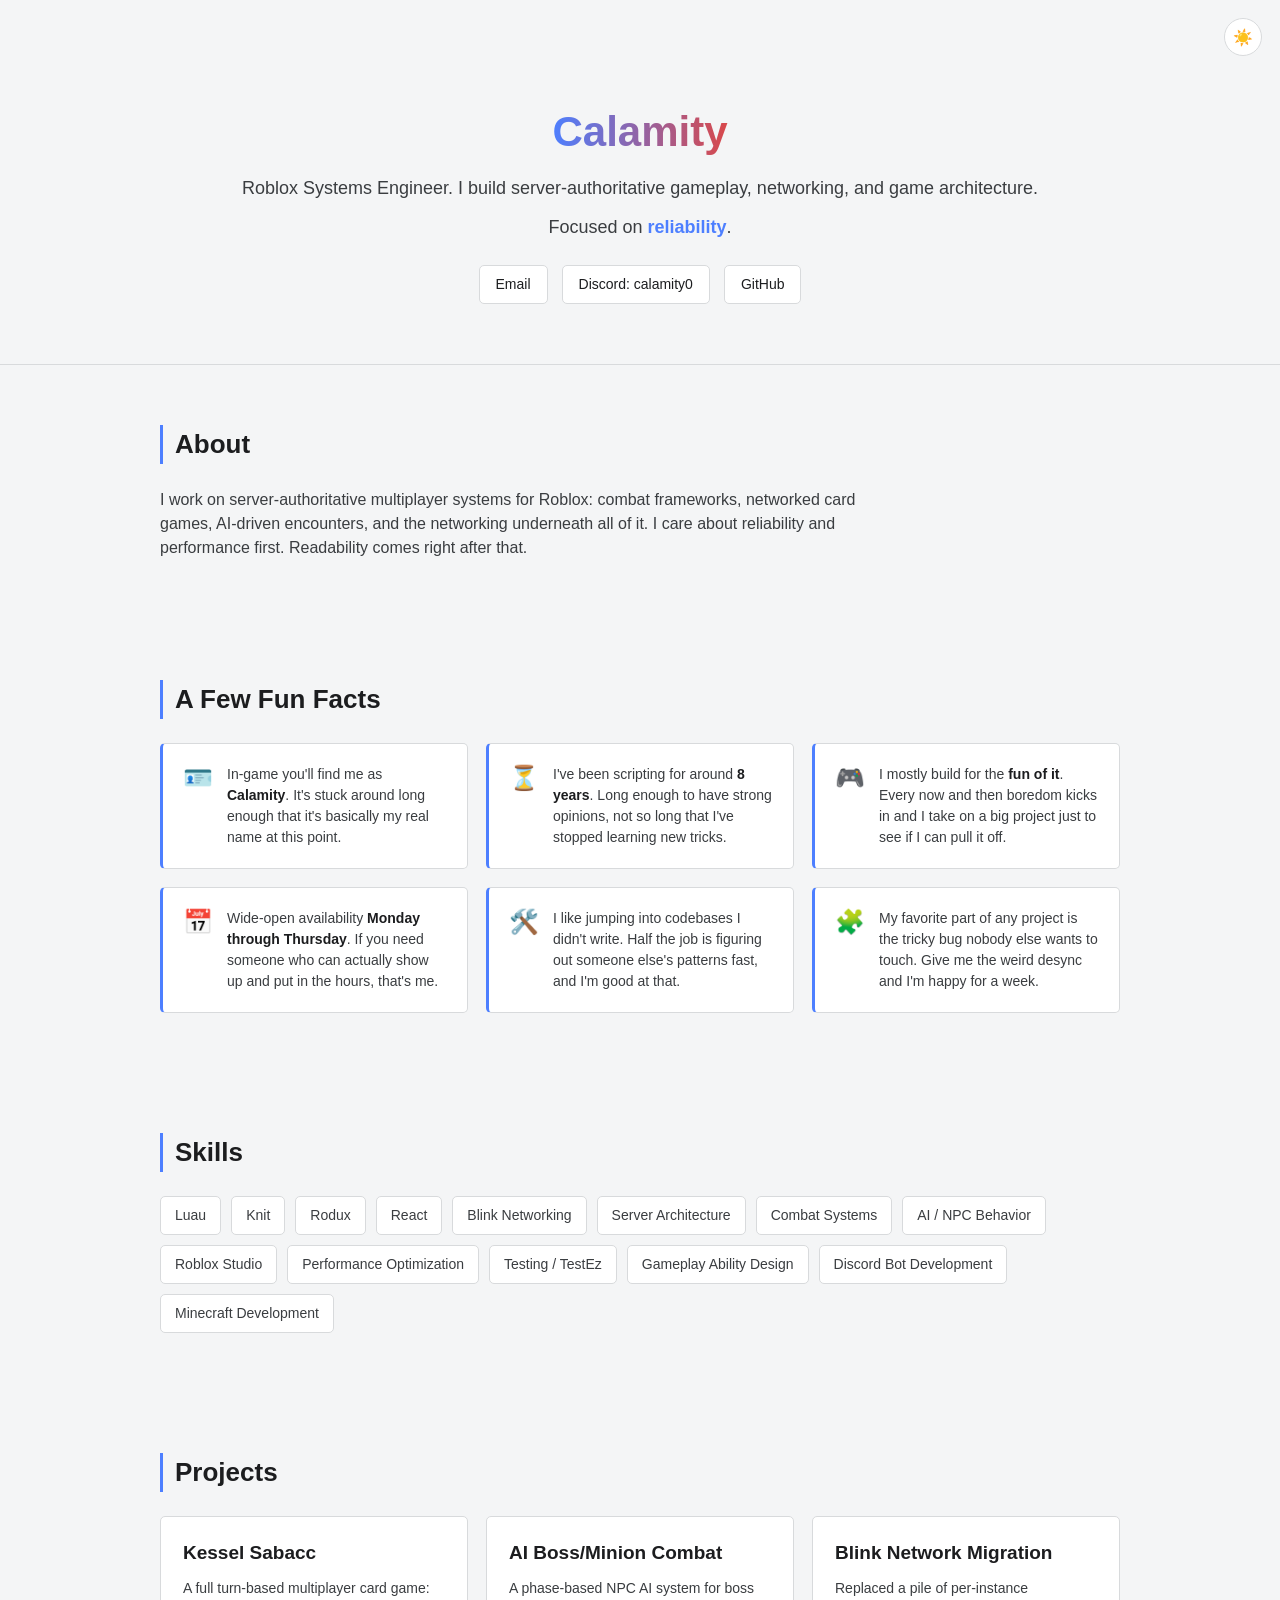
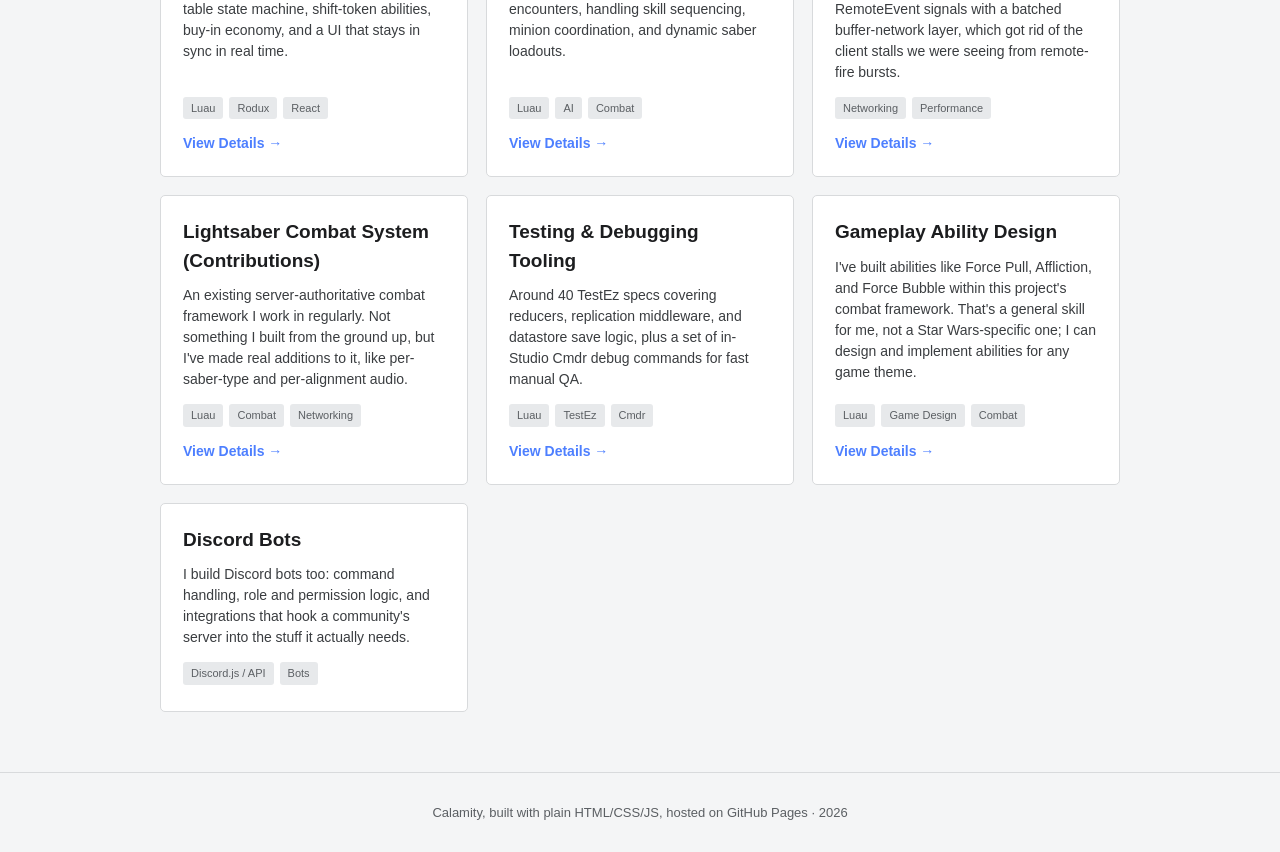
<file: index.html>
<!DOCTYPE html>
<html lang="en">
<head>
	<meta charset="UTF-8" />
	<meta name="viewport" content="width=device-width, initial-scale=1.0" />
	<title>Calamity - Roblox Systems Engineer</title>
	<link rel="stylesheet" href="style.css" />
</head>
<body>

	<button id="themeToggle" class="theme-toggle" type="button" aria-label="Toggle light/dark theme" title="Toggle theme">
		<span class="theme-icon">🌙</span>
	</button>

	<section class="hero">
		<div class="container">
			<h1><span>Calamity</span></h1>
			<p>Roblox Systems Engineer. I build server-authoritative gameplay, networking, and game architecture.</p>
			<p class="hero-rotator">Focused on <span id="rotator">reliability</span>.</p>
			<div class="contact-links">
				<a href="mailto:calamitytjo@gmail.com" data-copy="calamitytjo@gmail.com">Email</a>
				<a href="https://discord.com/users/calamity0" data-copy="calamity0" target="_blank" rel="noopener">Discord: calamity0</a>
				<a href="https://github.com/CalamityTJO" target="_blank" rel="noopener">GitHub</a>
			</div>
		</div>
	</section>

	<section class="about reveal">
		<div class="container">
			<h2>About</h2>
			<p>
				I work on server-authoritative multiplayer systems for Roblox: combat frameworks, networked card
				games, AI-driven encounters, and the networking underneath all of it. I care about reliability and
				performance first. Readability comes right after that.
			</p>
		</div>
	</section>

	<section class="fun-facts reveal">
		<div class="container">
			<h2>A Few Fun Facts</h2>
			<div class="facts-grid">
				<div class="fact-card">
					<span class="fact-icon">🪪</span>
					<p>In-game you'll find me as <strong>Calamity</strong>. It's stuck around long enough that it's basically my real name at this point.</p>
				</div>
				<div class="fact-card">
					<span class="fact-icon">⏳</span>
					<p>I've been scripting for around <strong>8 years</strong>. Long enough to have strong opinions, not so long that I've stopped learning new tricks.</p>
				</div>
				<div class="fact-card">
					<span class="fact-icon">🎮</span>
					<p>I mostly build for the <strong>fun of it</strong>. Every now and then boredom kicks in and I take on a big project just to see if I can pull it off.</p>
				</div>
				<div class="fact-card">
					<span class="fact-icon">📅</span>
					<p>Wide-open availability <strong>Monday through Thursday</strong>. If you need someone who can actually show up and put in the hours, that's me.</p>
				</div>
				<div class="fact-card">
					<span class="fact-icon">🛠️</span>
					<p>I like jumping into codebases I didn't write. Half the job is figuring out someone else's patterns fast, and I'm good at that.</p>
				</div>
				<div class="fact-card">
					<span class="fact-icon">🧩</span>
					<p>My favorite part of any project is the tricky bug nobody else wants to touch. Give me the weird desync and I'm happy for a week.</p>
				</div>
			</div>
		</div>
	</section>

	<section class="skills reveal">
		<div class="container">
			<h2>Skills</h2>
			<div class="skills-grid">
				<span class="skill-tag">Luau</span>
				<span class="skill-tag">Knit</span>
				<span class="skill-tag">Rodux</span>
				<span class="skill-tag">React</span>
				<span class="skill-tag">Blink Networking</span>
				<span class="skill-tag">Server Architecture</span>
				<span class="skill-tag">Combat Systems</span>
				<span class="skill-tag">AI / NPC Behavior</span>
				<span class="skill-tag">Roblox Studio</span>
				<span class="skill-tag">Performance Optimization</span>
				<span class="skill-tag">Testing / TestEz</span>
				<span class="skill-tag">Gameplay Ability Design</span>
				<span class="skill-tag">Discord Bot Development</span>
				<span class="skill-tag">Minecraft Development</span>
			</div>
		</div>
	</section>

	<section class="projects reveal">
		<div class="container">
			<h2>Projects</h2>
			<div class="projects-grid">

				<div class="project-card">
					<h3>Kessel Sabacc</h3>
					<p>A full turn-based multiplayer card game: table state machine, shift-token abilities, buy-in economy, and a UI that stays in sync in real time.</p>
					<div class="tags"><span>Luau</span><span>Rodux</span><span>React</span></div>
					<a class="view-link" href="projects/sabacc.html">View Details →</a>
				</div>

				<div class="project-card">
					<h3>AI Boss/Minion Combat</h3>
					<p>A phase-based NPC AI system for boss encounters, handling skill sequencing, minion coordination, and dynamic saber loadouts.</p>
					<div class="tags"><span>Luau</span><span>AI</span><span>Combat</span></div>
					<a class="view-link" href="projects/boss-ai.html">View Details →</a>
				</div>

				<div class="project-card">
					<h3>Blink Network Migration</h3>
					<p>Replaced a pile of per-instance RemoteEvent signals with a batched buffer-network layer, which got rid of the client stalls we were seeing from remote-fire bursts.</p>
					<div class="tags"><span>Networking</span><span>Performance</span></div>
					<a class="view-link" href="projects/blink-migration.html">View Details →</a>
				</div>

				<div class="project-card">
					<h3>Lightsaber Combat System (Contributions)</h3>
					<p>An existing server-authoritative combat framework I work in regularly. Not something I built from the ground up, but I've made real additions to it, like per-saber-type and per-alignment audio.</p>
					<div class="tags"><span>Luau</span><span>Combat</span><span>Networking</span></div>
					<a class="view-link" href="projects/lightsaber-combat.html">View Details →</a>
				</div>

				<div class="project-card">
					<h3>Testing &amp; Debugging Tooling</h3>
					<p>Around 40 TestEz specs covering reducers, replication middleware, and datastore save logic, plus a set of in-Studio Cmdr debug commands for fast manual QA.</p>
					<div class="tags"><span>Luau</span><span>TestEz</span><span>Cmdr</span></div>
					<a class="view-link" href="projects/testing-debugging.html">View Details →</a>
				</div>

				<div class="project-card">
					<h3>Gameplay Ability Design</h3>
					<p>I've built abilities like Force Pull, Affliction, and Force Bubble within this project's combat framework. That's a general skill for me, not a Star Wars-specific one; I can design and implement abilities for any game theme.</p>
					<div class="tags"><span>Luau</span><span>Game Design</span><span>Combat</span></div>
					<a class="view-link" href="projects/ability-design.html">View Details →</a>
				</div>

				<div class="project-card">
					<h3>Discord Bots</h3>
					<p>I build Discord bots too: command handling, role and permission logic, and integrations that hook a community's server into the stuff it actually needs.</p>
					<div class="tags"><span>Discord.js / API</span><span>Bots</span></div>
				</div>

			</div>
		</div>
	</section>

	<footer>
		<div class="container">
			Calamity, built with plain HTML/CSS/JS, hosted on GitHub Pages
		</div>
	</footer>

	<button id="backToTop" class="back-to-top" type="button" aria-label="Back to top">↑</button>
	<div id="toast" class="toast" role="status" aria-live="polite"></div>

	<script src="main.js"></script>
</body>
</html>
</file>
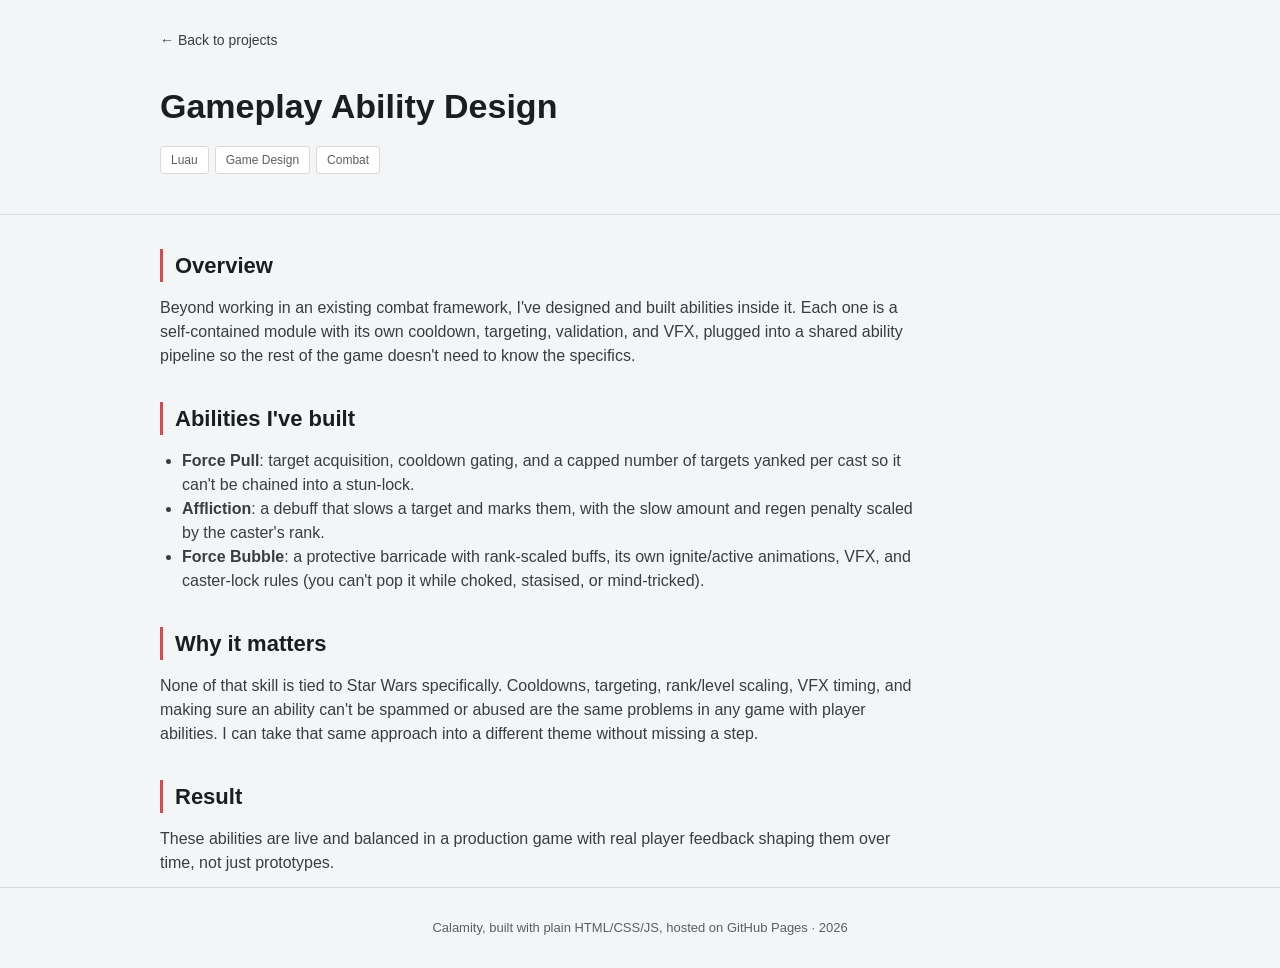
<file: projects/ability-design.html>
<!DOCTYPE html>
<html lang="en">
<head>
	<meta charset="UTF-8" />
	<meta name="viewport" content="width=device-width, initial-scale=1.0" />
	<title>Gameplay Ability Design - Calamity</title>
	<link rel="stylesheet" href="../style.css" />
</head>
<body>
	<div class="container">
		<a class="back-link" href="../index.html">← Back to projects</a>
	</div>

	<div class="project-header">
		<div class="container">
			<h1>Gameplay Ability Design</h1>
			<div class="tags"><span>Luau</span><span>Game Design</span><span>Combat</span></div>
		</div>
	</div>

	<div class="container project-body">
		<h2>Overview</h2>
		<p>
			Beyond working in an existing combat framework, I've designed and built abilities inside it. Each one
			is a self-contained module with its own cooldown, targeting, validation, and VFX, plugged into a
			shared ability pipeline so the rest of the game doesn't need to know the specifics.
		</p>

		<h2>Abilities I've built</h2>
		<ul>
			<li><strong>Force Pull</strong>: target acquisition, cooldown gating, and a capped number of targets yanked per cast so it can't be chained into a stun-lock.</li>
			<li><strong>Affliction</strong>: a debuff that slows a target and marks them, with the slow amount and regen penalty scaled by the caster's rank.</li>
			<li><strong>Force Bubble</strong>: a protective barricade with rank-scaled buffs, its own ignite/active animations, VFX, and caster-lock rules (you can't pop it while choked, stasised, or mind-tricked).</li>
		</ul>

		<h2>Why it matters</h2>
		<p>
			None of that skill is tied to Star Wars specifically. Cooldowns, targeting, rank/level scaling, VFX
			timing, and making sure an ability can't be spammed or abused are the same problems in any game with
			player abilities. I can take that same approach into a different theme without missing a step.
		</p>

		<h2>Result</h2>
		<p>
			These abilities are live and balanced in a production game with real player feedback shaping them
			over time, not just prototypes.
		</p>
	</div>

	<footer>
		<div class="container">Calamity, built with plain HTML/CSS/JS, hosted on GitHub Pages</div>
	</footer>

	<button id="backToTop" class="back-to-top" type="button" aria-label="Back to top">↑</button>
	<div id="toast" class="toast" role="status" aria-live="polite"></div>

	<script src="../main.js"></script>
</body>
</html>
</file>
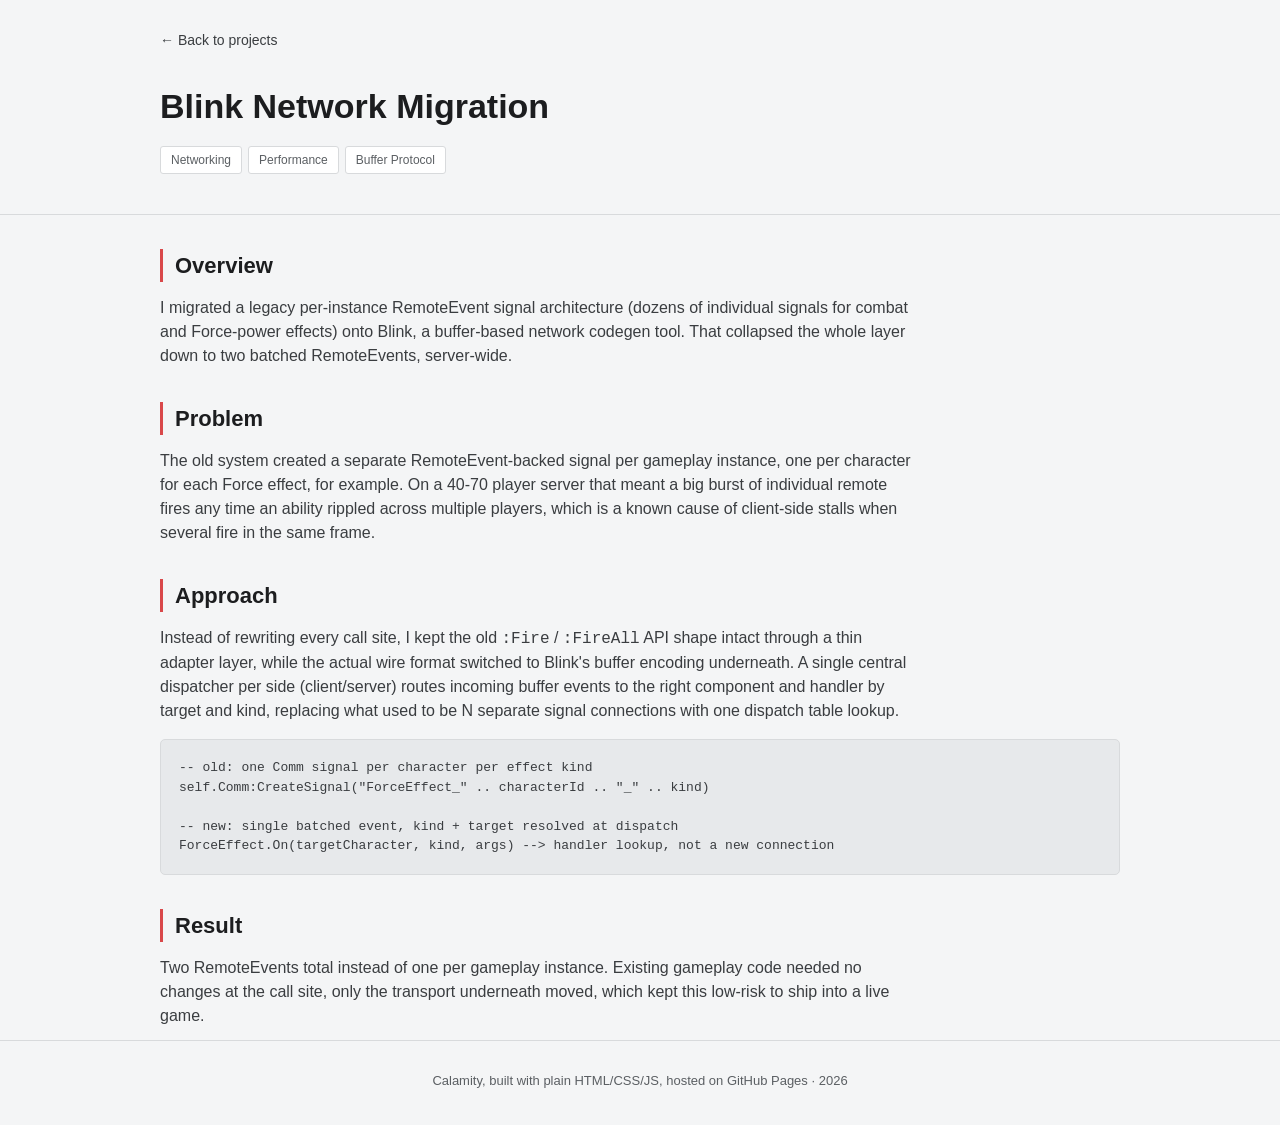
<file: projects/blink-migration.html>
<!DOCTYPE html>
<html lang="en">
<head>
	<meta charset="UTF-8" />
	<meta name="viewport" content="width=device-width, initial-scale=1.0" />
	<title>Blink Network Migration - Calamity</title>
	<link rel="stylesheet" href="../style.css" />
</head>
<body>
	<div class="container">
		<a class="back-link" href="../index.html">← Back to projects</a>
	</div>

	<div class="project-header">
		<div class="container">
			<h1>Blink Network Migration</h1>
			<div class="tags"><span>Networking</span><span>Performance</span><span>Buffer Protocol</span></div>
		</div>
	</div>

	<div class="container project-body">
		<h2>Overview</h2>
		<p>
			I migrated a legacy per-instance RemoteEvent signal architecture (dozens of individual signals for
			combat and Force-power effects) onto Blink, a buffer-based network codegen tool. That collapsed the
			whole layer down to two batched RemoteEvents, server-wide.
		</p>

		<h2>Problem</h2>
		<p>
			The old system created a separate RemoteEvent-backed signal per gameplay instance, one per character for
			each Force effect, for example. On a 40-70 player server that meant a big burst of individual remote
			fires any time an ability rippled across multiple players, which is a known cause of client-side stalls
			when several fire in the same frame.
		</p>

		<h2>Approach</h2>
		<p>
			Instead of rewriting every call site, I kept the old <code>:Fire</code> / <code>:FireAll</code> API
			shape intact through a thin adapter layer, while the actual wire format switched to Blink's buffer
			encoding underneath. A single central dispatcher per side (client/server) routes incoming buffer events
			to the right component and handler by target and kind, replacing what used to be N separate signal
			connections with one dispatch table lookup.
		</p>
		<pre><code>-- old: one Comm signal per character per effect kind
self.Comm:CreateSignal("ForceEffect_" .. characterId .. "_" .. kind)

-- new: single batched event, kind + target resolved at dispatch
ForceEffect.On(targetCharacter, kind, args) --> handler lookup, not a new connection</code></pre>

		<h2>Result</h2>
		<p>
			Two RemoteEvents total instead of one per gameplay instance. Existing gameplay code needed no changes at
			the call site, only the transport underneath moved, which kept this low-risk to ship into a live game.
		</p>
	</div>

	<footer>
		<div class="container">Calamity, built with plain HTML/CSS/JS, hosted on GitHub Pages</div>
	</footer>

	<button id="backToTop" class="back-to-top" type="button" aria-label="Back to top">↑</button>
	<div id="toast" class="toast" role="status" aria-live="polite"></div>

	<script src="../main.js"></script>
</body>
</html>
</file>
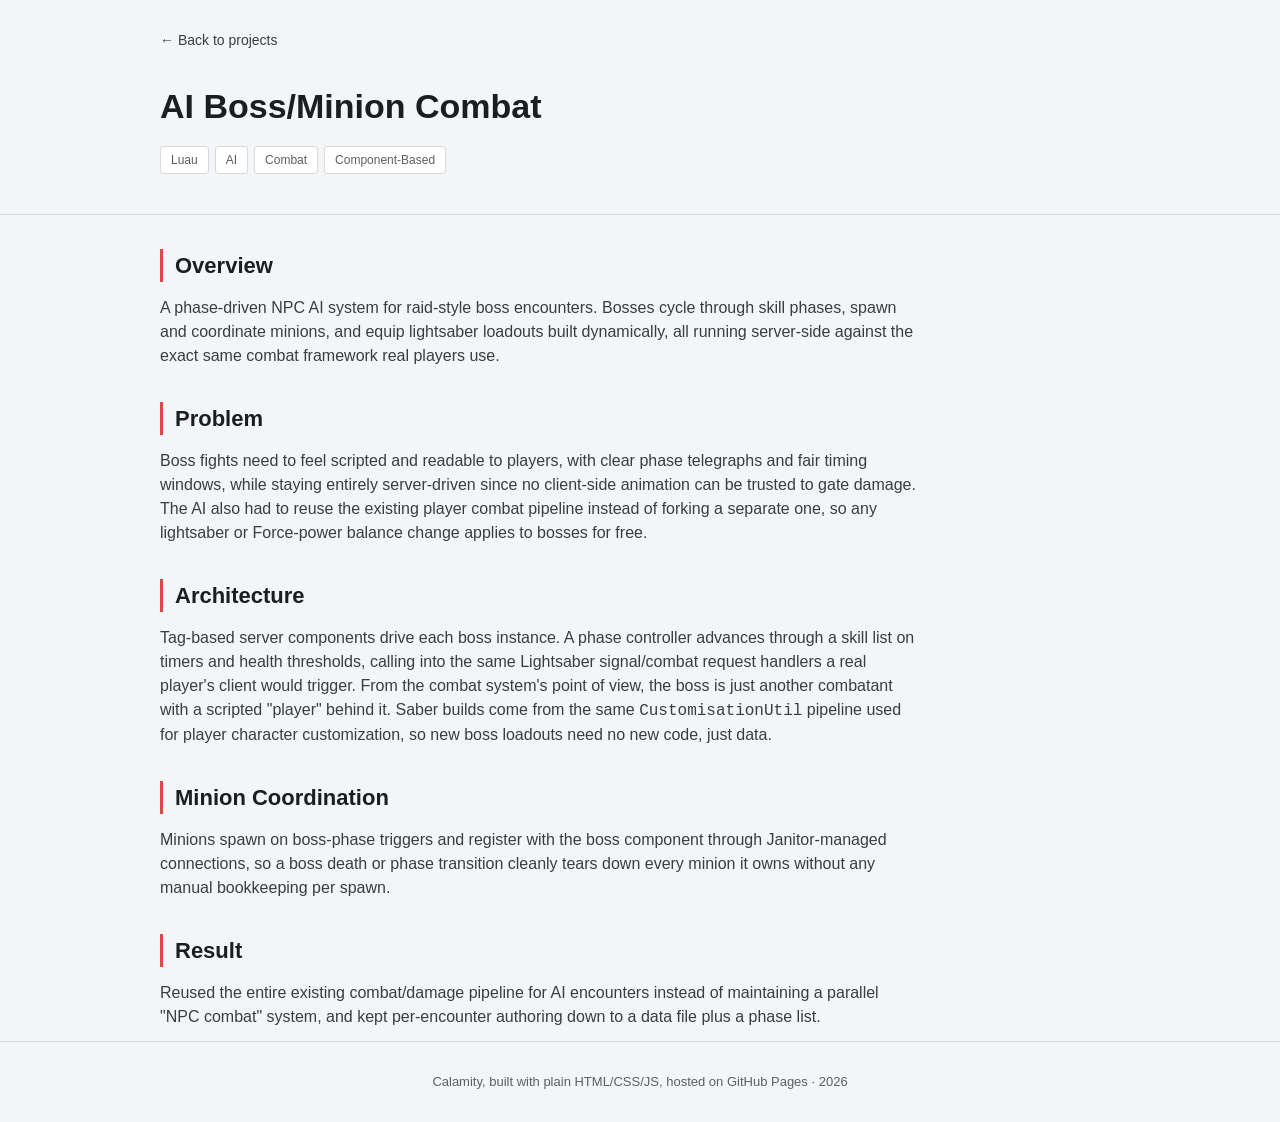
<file: projects/boss-ai.html>
<!DOCTYPE html>
<html lang="en">
<head>
	<meta charset="UTF-8" />
	<meta name="viewport" content="width=device-width, initial-scale=1.0" />
	<title>AI Boss/Minion Combat - Calamity</title>
	<link rel="stylesheet" href="../style.css" />
</head>
<body>
	<div class="container">
		<a class="back-link" href="../index.html">← Back to projects</a>
	</div>

	<div class="project-header">
		<div class="container">
			<h1>AI Boss/Minion Combat</h1>
			<div class="tags"><span>Luau</span><span>AI</span><span>Combat</span><span>Component-Based</span></div>
		</div>
	</div>

	<div class="container project-body">
		<h2>Overview</h2>
		<p>
			A phase-driven NPC AI system for raid-style boss encounters. Bosses cycle through skill phases, spawn
			and coordinate minions, and equip lightsaber loadouts built dynamically, all running server-side against
			the exact same combat framework real players use.
		</p>

		<h2>Problem</h2>
		<p>
			Boss fights need to feel scripted and readable to players, with clear phase telegraphs and fair timing
			windows, while staying entirely server-driven since no client-side animation can be trusted to gate
			damage. The AI also had to reuse the existing player combat pipeline instead of forking a separate one,
			so any lightsaber or Force-power balance change applies to bosses for free.
		</p>

		<h2>Architecture</h2>
		<p>
			Tag-based server components drive each boss instance. A phase controller advances through a skill list
			on timers and health thresholds, calling into the same Lightsaber signal/combat request handlers a real
			player's client would trigger. From the combat system's point of view, the boss is just another
			combatant with a scripted "player" behind it. Saber builds come from the same
			<code>CustomisationUtil</code> pipeline used for player character customization, so new boss loadouts
			need no new code, just data.
		</p>

		<h2>Minion Coordination</h2>
		<p>
			Minions spawn on boss-phase triggers and register with the boss component through Janitor-managed
			connections, so a boss death or phase transition cleanly tears down every minion it owns without any
			manual bookkeeping per spawn.
		</p>

		<h2>Result</h2>
		<p>
			Reused the entire existing combat/damage pipeline for AI encounters instead of maintaining a parallel
			"NPC combat" system, and kept per-encounter authoring down to a data file plus a phase list.
		</p>
	</div>

	<footer>
		<div class="container">Calamity, built with plain HTML/CSS/JS, hosted on GitHub Pages</div>
	</footer>

	<button id="backToTop" class="back-to-top" type="button" aria-label="Back to top">↑</button>
	<div id="toast" class="toast" role="status" aria-live="polite"></div>

	<script src="../main.js"></script>
</body>
</html>
</file>
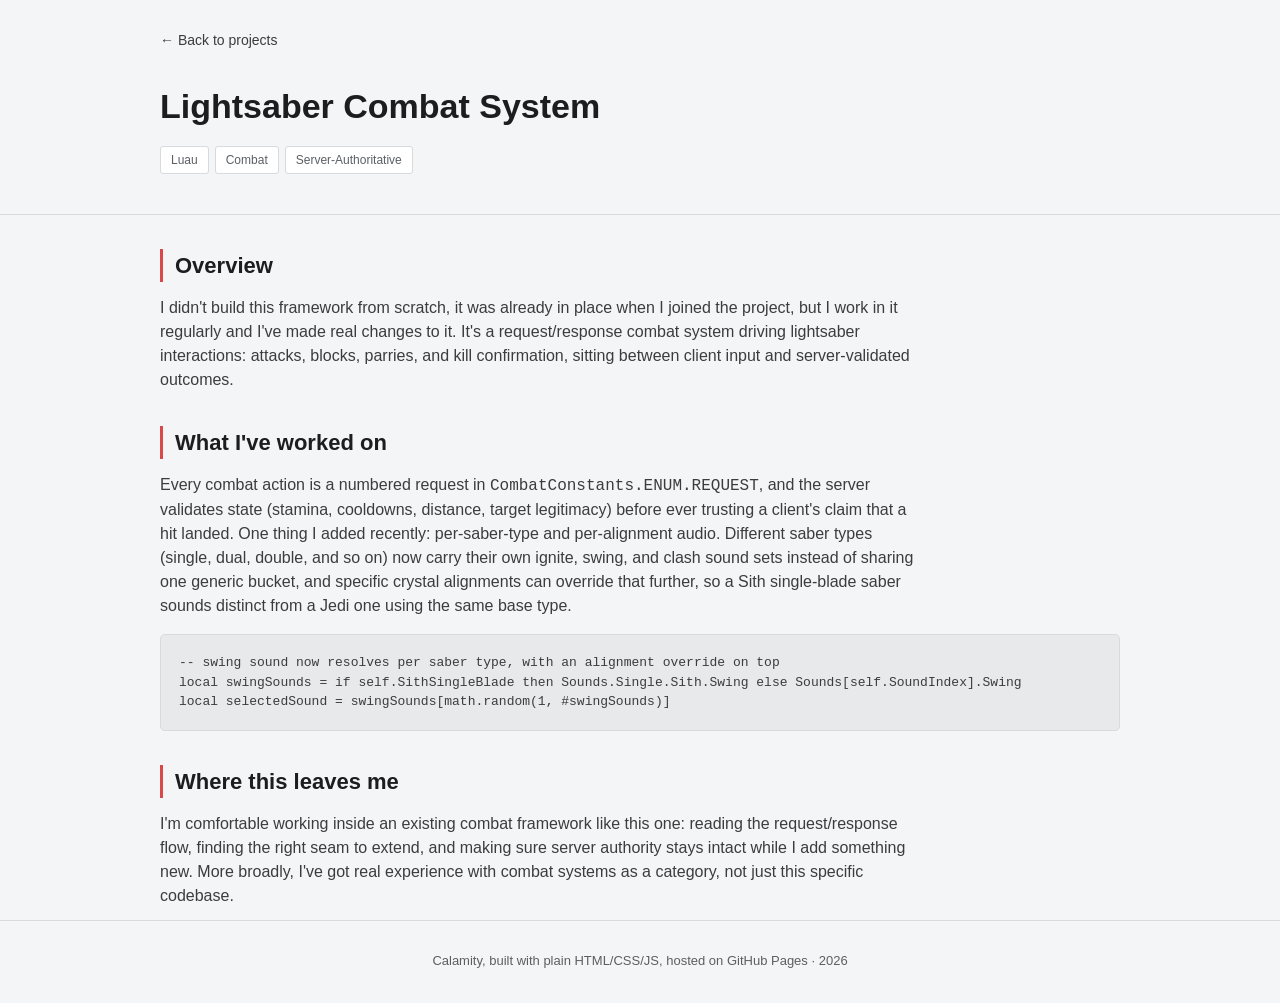
<file: projects/lightsaber-combat.html>
<!DOCTYPE html>
<html lang="en">
<head>
	<meta charset="UTF-8" />
	<meta name="viewport" content="width=device-width, initial-scale=1.0" />
	<title>Lightsaber Combat System (Contributions) - Calamity</title>
	<link rel="stylesheet" href="../style.css" />
</head>
<body>
	<div class="container">
		<a class="back-link" href="../index.html">← Back to projects</a>
	</div>

	<div class="project-header">
		<div class="container">
			<h1>Lightsaber Combat System</h1>
			<div class="tags"><span>Luau</span><span>Combat</span><span>Server-Authoritative</span></div>
		</div>
	</div>

	<div class="container project-body">
		<h2>Overview</h2>
		<p>
			I didn't build this framework from scratch, it was already in place when I joined the project, but I
			work in it regularly and I've made real changes to it. It's a request/response combat system driving
			lightsaber interactions: attacks, blocks, parries, and kill confirmation, sitting between client input
			and server-validated outcomes.
		</p>

		<h2>What I've worked on</h2>
		<p>
			Every combat action is a numbered request in <code>CombatConstants.ENUM.REQUEST</code>, and the server
			validates state (stamina, cooldowns, distance, target legitimacy) before ever trusting a client's claim
			that a hit landed. One thing I added recently: per-saber-type and per-alignment audio. Different saber
			types (single, dual, double, and so on) now carry their own ignite, swing, and clash sound sets instead
			of sharing one generic bucket, and specific crystal alignments can override that further, so a Sith
			single-blade saber sounds distinct from a Jedi one using the same base type.
		</p>
		<pre><code>-- swing sound now resolves per saber type, with an alignment override on top
local swingSounds = if self.SithSingleBlade then Sounds.Single.Sith.Swing else Sounds[self.SoundIndex].Swing
local selectedSound = swingSounds[math.random(1, #swingSounds)]</code></pre>

		<h2>Where this leaves me</h2>
		<p>
			I'm comfortable working inside an existing combat framework like this one: reading the request/response
			flow, finding the right seam to extend, and making sure server authority stays intact while I add
			something new. More broadly, I've got real experience with combat systems as a category, not just this
			specific codebase.
		</p>
	</div>

	<footer>
		<div class="container">Calamity, built with plain HTML/CSS/JS, hosted on GitHub Pages</div>
	</footer>

	<button id="backToTop" class="back-to-top" type="button" aria-label="Back to top">↑</button>
	<div id="toast" class="toast" role="status" aria-live="polite"></div>

	<script src="../main.js"></script>
</body>
</html>
</file>
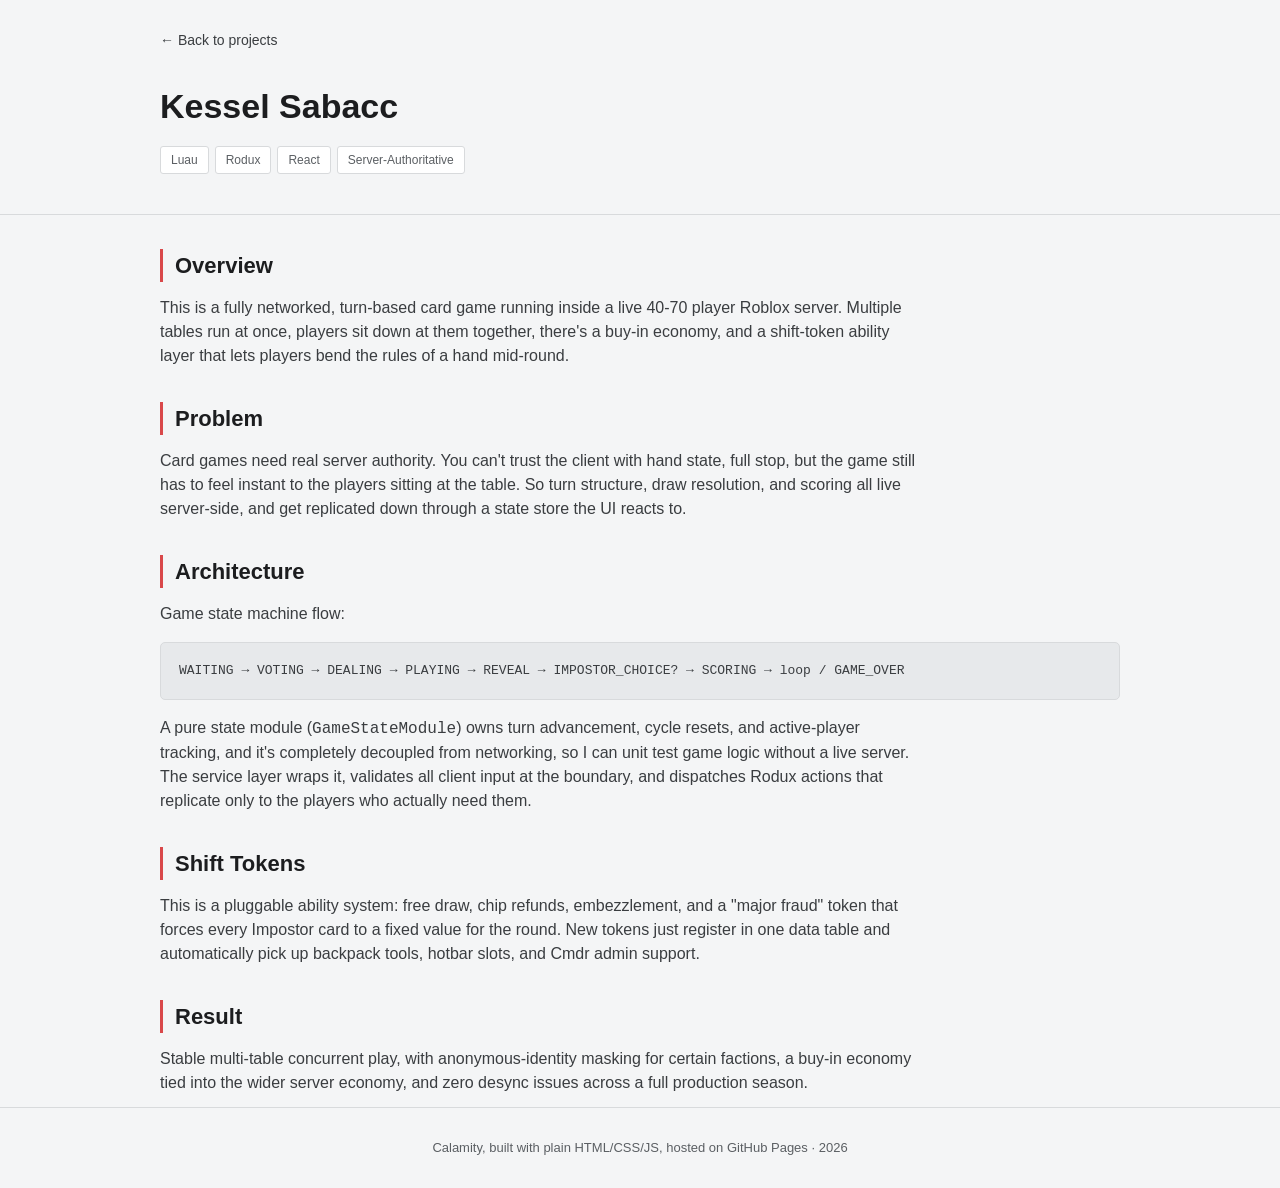
<file: projects/sabacc.html>
<!DOCTYPE html>
<html lang="en">
<head>
	<meta charset="UTF-8" />
	<meta name="viewport" content="width=device-width, initial-scale=1.0" />
	<title>Kessel Sabacc - Calamity</title>
	<link rel="stylesheet" href="../style.css" />
</head>
<body>
	<div class="container">
		<a class="back-link" href="../index.html">← Back to projects</a>
	</div>

	<div class="project-header">
		<div class="container">
			<h1>Kessel Sabacc</h1>
			<div class="tags"><span>Luau</span><span>Rodux</span><span>React</span><span>Server-Authoritative</span></div>
		</div>
	</div>

	<div class="container project-body">
		<h2>Overview</h2>
		<p>
			This is a fully networked, turn-based card game running inside a live 40-70 player Roblox server.
			Multiple tables run at once, players sit down at them together, there's a buy-in economy, and a
			shift-token ability layer that lets players bend the rules of a hand mid-round.
		</p>

		<h2>Problem</h2>
		<p>
			Card games need real server authority. You can't trust the client with hand state, full stop, but the
			game still has to feel instant to the players sitting at the table. So turn structure, draw resolution,
			and scoring all live server-side, and get replicated down through a state store the UI reacts to.
		</p>

		<h2>Architecture</h2>
		<p>Game state machine flow:</p>
		<pre><code>WAITING → VOTING → DEALING → PLAYING → REVEAL → IMPOSTOR_CHOICE? → SCORING → loop / GAME_OVER</code></pre>
		<p>
			A pure state module (<code>GameStateModule</code>) owns turn advancement, cycle resets, and active-player
			tracking, and it's completely decoupled from networking, so I can unit test game logic without a live
			server. The service layer wraps it, validates all client input at the boundary, and dispatches Rodux
			actions that replicate only to the players who actually need them.
		</p>

		<h2>Shift Tokens</h2>
		<p>
			This is a pluggable ability system: free draw, chip refunds, embezzlement, and a "major fraud" token that
			forces every Impostor card to a fixed value for the round. New tokens just register in one data table
			and automatically pick up backpack tools, hotbar slots, and Cmdr admin support.
		</p>

		<h2>Result</h2>
		<p>
			Stable multi-table concurrent play, with anonymous-identity masking for certain factions, a buy-in
			economy tied into the wider server economy, and zero desync issues across a full production season.
		</p>
	</div>

	<footer>
		<div class="container">Calamity, built with plain HTML/CSS/JS, hosted on GitHub Pages</div>
	</footer>

	<button id="backToTop" class="back-to-top" type="button" aria-label="Back to top">↑</button>
	<div id="toast" class="toast" role="status" aria-live="polite"></div>

	<script src="../main.js"></script>
</body>
</html>
</file>
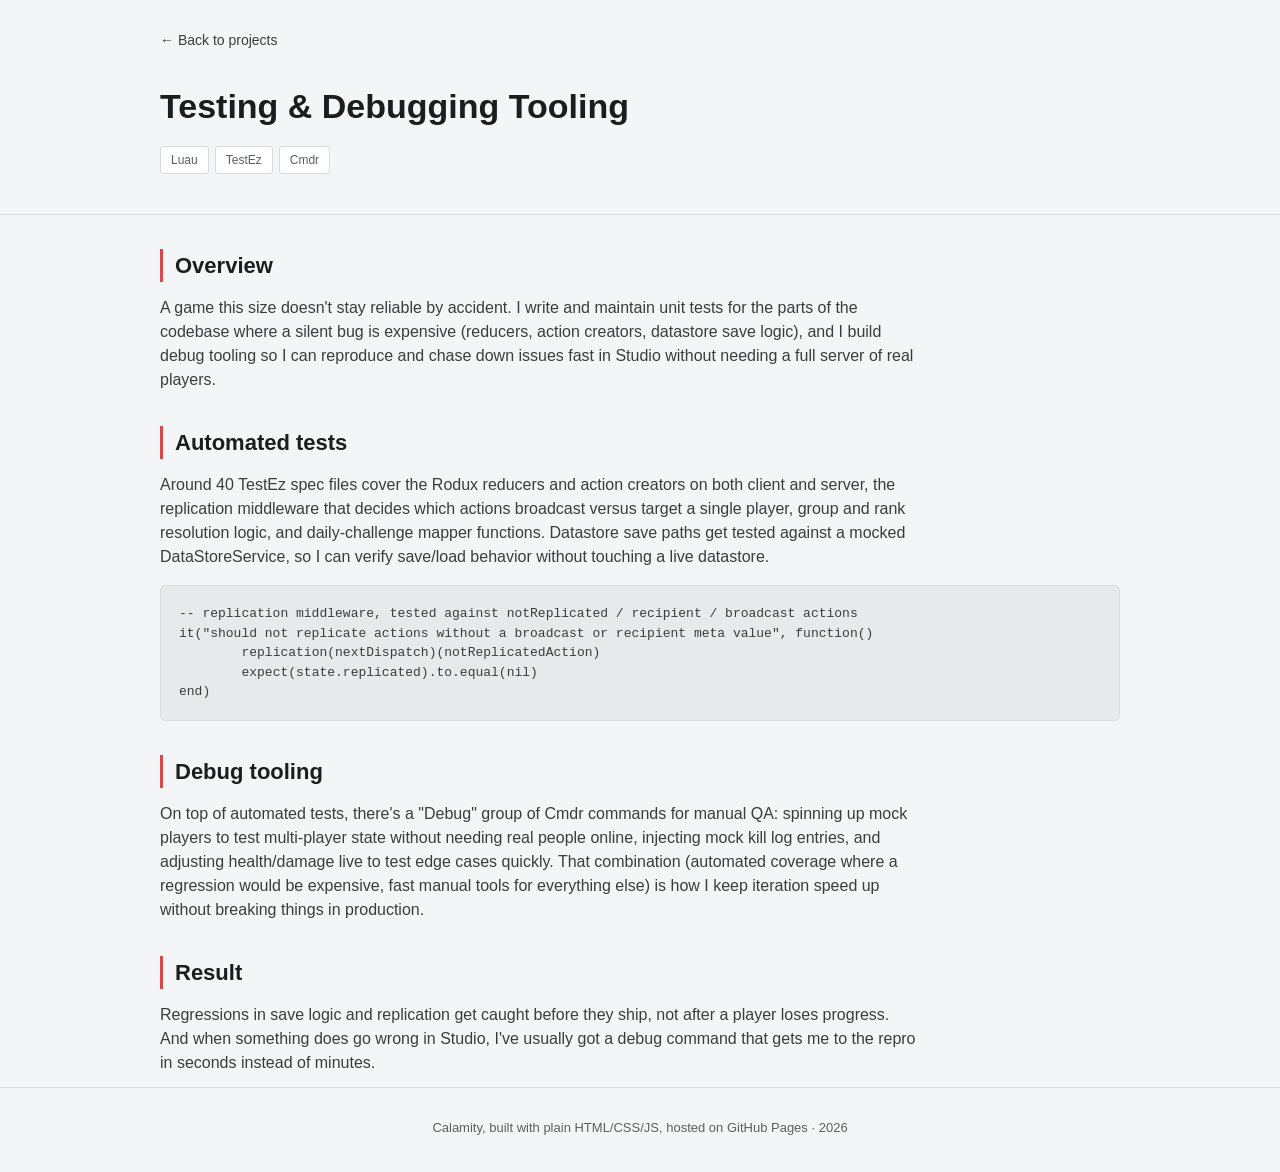
<file: projects/testing-debugging.html>
<!DOCTYPE html>
<html lang="en">
<head>
	<meta charset="UTF-8" />
	<meta name="viewport" content="width=device-width, initial-scale=1.0" />
	<title>Testing &amp; Debugging Tooling - Calamity</title>
	<link rel="stylesheet" href="../style.css" />
</head>
<body>
	<div class="container">
		<a class="back-link" href="../index.html">← Back to projects</a>
	</div>

	<div class="project-header">
		<div class="container">
			<h1>Testing &amp; Debugging Tooling</h1>
			<div class="tags"><span>Luau</span><span>TestEz</span><span>Cmdr</span></div>
		</div>
	</div>

	<div class="container project-body">
		<h2>Overview</h2>
		<p>
			A game this size doesn't stay reliable by accident. I write and maintain unit tests for the parts of
			the codebase where a silent bug is expensive (reducers, action creators, datastore save logic), and I
			build debug tooling so I can reproduce and chase down issues fast in Studio without needing a full
			server of real players.
		</p>

		<h2>Automated tests</h2>
		<p>
			Around 40 TestEz spec files cover the Rodux reducers and action creators on both client and server,
			the replication middleware that decides which actions broadcast versus target a single player, group
			and rank resolution logic, and daily-challenge mapper functions. Datastore save paths get tested
			against a mocked DataStoreService, so I can verify save/load behavior without touching a live
			datastore.
		</p>
		<pre><code>-- replication middleware, tested against notReplicated / recipient / broadcast actions
it("should not replicate actions without a broadcast or recipient meta value", function()
	replication(nextDispatch)(notReplicatedAction)
	expect(state.replicated).to.equal(nil)
end)</code></pre>

		<h2>Debug tooling</h2>
		<p>
			On top of automated tests, there's a "Debug" group of Cmdr commands for manual QA: spinning up mock
			players to test multi-player state without needing real people online, injecting mock kill log
			entries, and adjusting health/damage live to test edge cases quickly. That combination (automated
			coverage where a regression would be expensive, fast manual tools for everything else) is how I keep
			iteration speed up without breaking things in production.
		</p>

		<h2>Result</h2>
		<p>
			Regressions in save logic and replication get caught before they ship, not after a player loses
			progress. And when something does go wrong in Studio, I've usually got a debug command that gets me
			to the repro in seconds instead of minutes.
		</p>
	</div>

	<footer>
		<div class="container">Calamity, built with plain HTML/CSS/JS, hosted on GitHub Pages</div>
	</footer>

	<button id="backToTop" class="back-to-top" type="button" aria-label="Back to top">↑</button>
	<div id="toast" class="toast" role="status" aria-live="polite"></div>

	<script src="../main.js"></script>
</body>
</html>
</file>
<file: style.css>
:root {
	--bg: #1c1d1f;
	--bg-lighter: #26282b;
	--bg-darker: #141516;
	--border: #000;
	--white: #f2f2f2;
	--light-grey: #b8bcc0;
	--medium-grey: #8a8f94;
	--dark-grey: #3a3d40;
	--blue: #4d7fff;
	--red: #d9484a;
	--radius: 5px;
	--font: "Segoe UI", "Ubuntu", -apple-system, sans-serif;
}

* {
	box-sizing: border-box;
	margin: 0;
	padding: 0;
}

body {
	background: var(--bg);
	color: var(--white);
	font-family: var(--font);
	line-height: 1.5;
}

a {
	color: inherit;
	text-decoration: none;
}

.container {
	max-width: 1000px;
	margin: 0 auto;
	padding: 0 20px;
}

/* Hero */
.hero {
	padding: 100px 0 60px;
	text-align: center;
	border-bottom: 1px solid var(--dark-grey);
}

.hero h1 {
	font-size: 42px;
	font-weight: 700;
}

.hero h1 span {
	background: linear-gradient(90deg, var(--blue), var(--red));
	-webkit-background-clip: text;
	background-clip: text;
	color: transparent;
}

.hero p {
	color: var(--light-grey);
	font-size: 18px;
	margin-top: 12px;
}

.contact-links {
	display: flex;
	justify-content: center;
	gap: 14px;
	margin-top: 24px;
	flex-wrap: wrap;
}

.contact-links a {
	background: var(--bg-lighter);
	border: 1px solid var(--dark-grey);
	border-radius: var(--radius);
	padding: 8px 16px;
	font-size: 14px;
	transition: border-color 0.15s ease, transform 0.15s ease;
}

.contact-links a:hover {
	border-color: var(--blue);
	transform: translateY(-1px);
}

/* Sections */
section {
	padding: 60px 0;
}

section h2 {
	font-size: 26px;
	margin-bottom: 24px;
	border-left: 3px solid var(--blue);
	padding-left: 12px;
}

/* About */
.about p {
	color: var(--light-grey);
	max-width: 700px;
}

/* Skills */
.skills-grid {
	display: flex;
	flex-wrap: wrap;
	gap: 10px;
}

.skill-tag {
	background: var(--bg-lighter);
	border: 1px solid var(--dark-grey);
	border-radius: var(--radius);
	padding: 8px 14px;
	font-size: 14px;
	color: var(--light-grey);
}

/* Projects */
.projects-grid {
	display: grid;
	grid-template-columns: repeat(auto-fit, minmax(260px, 1fr));
	gap: 18px;
}

.project-card {
	background: var(--bg-lighter);
	border: 1px solid var(--dark-grey);
	border-radius: var(--radius);
	padding: 22px;
	display: flex;
	flex-direction: column;
	gap: 10px;
	transition: border-color 0.15s ease, transform 0.15s ease;
}

.project-card:hover {
	border-color: var(--blue);
	transform: translateY(-2px);
}

.project-card h3 {
	font-size: 19px;
}

.project-card p {
	color: var(--light-grey);
	font-size: 14px;
	flex-grow: 1;
}

.project-card .tags {
	display: flex;
	flex-wrap: wrap;
	gap: 6px;
	margin: 4px 0;
}

.project-card .tags span {
	font-size: 11px;
	color: var(--medium-grey);
	background: var(--bg-darker);
	border-radius: 3px;
	padding: 3px 8px;
}

.project-card .view-link {
	color: var(--blue);
	font-size: 14px;
	font-weight: 600;
}

.project-card .view-link:hover {
	text-decoration: underline;
}

/* Footer */
footer {
	text-align: center;
	padding: 30px 0;
	color: var(--medium-grey);
	font-size: 13px;
	border-top: 1px solid var(--dark-grey);
}

/* Project detail pages */
.back-link {
	display: inline-block;
	margin: 30px 0 10px;
	color: var(--light-grey);
	font-size: 14px;
}

.back-link:hover {
	color: var(--blue);
}

.project-header {
	padding: 20px 0 40px;
	border-bottom: 1px solid var(--dark-grey);
}

.project-header h1 {
	font-size: 34px;
}

.project-header .tags {
	display: flex;
	flex-wrap: wrap;
	gap: 6px;
	margin-top: 14px;
}

.project-header .tags span {
	font-size: 12px;
	color: var(--medium-grey);
	background: var(--bg-lighter);
	border: 1px solid var(--dark-grey);
	border-radius: 3px;
	padding: 4px 10px;
}

.project-body h2 {
	font-size: 22px;
	margin: 34px 0 14px;
	border-left: 3px solid var(--red);
	padding-left: 12px;
}

.project-body p {
	color: var(--light-grey);
	max-width: 760px;
	margin-bottom: 12px;
}

.project-body ul {
	color: var(--light-grey);
	max-width: 760px;
	padding-left: 22px;
	margin-bottom: 12px;
}

.project-body pre {
	background: var(--bg-darker);
	border: 1px solid var(--dark-grey);
	border-radius: var(--radius);
	padding: 18px;
	overflow-x: auto;
	font-size: 13px;
	margin: 16px 0;
}

.project-body code {
	font-family: "Consolas", "Courier New", monospace;
	color: var(--light-grey);
}

@media (max-width: 600px) {
	.hero { padding: 70px 0 40px; }
	.hero h1 { font-size: 32px; }
	.theme-toggle { top: 12px; right: 12px; }
}

/* ---- Accent + interactive states ---- */
:root { --accent: var(--blue); }

.contact-links a:hover { border-color: var(--accent); }
.skill-tag:hover { border-color: var(--accent); color: var(--white); }
section h2 { border-left-color: var(--accent); }
.project-card:hover { border-color: var(--accent); }
.project-card .view-link { color: var(--accent); }
.back-link:hover { color: var(--accent); }
.hero h1 span {
	background: linear-gradient(90deg, var(--accent), var(--red));
	-webkit-background-clip: text;
	background-clip: text;
}

.skill-tag {
	transition: border-color 0.15s ease, color 0.15s ease, transform 0.15s ease;
}
.skill-tag:hover { transform: translateY(-1px); }

/* ---- Light/dark theme ---- */
body[data-theme="light"] {
	--bg: #f4f5f6;
	--bg-lighter: #ffffff;
	--bg-darker: #e7e9eb;
	--white: #1c1d1f;
	--light-grey: #3a3d40;
	--medium-grey: #5b5f63;
	--dark-grey: #d8dadc;
}

/* ---- Theme toggle button ---- */
.theme-toggle {
	position: fixed;
	top: 18px;
	right: 18px;
	z-index: 50;
	display: flex;
	align-items: center;
	justify-content: center;
	width: 38px;
	height: 38px;
	background: var(--bg-lighter);
	border: 1px solid var(--dark-grey);
	border-radius: 999px;
	font-size: 16px;
	cursor: pointer;
	transition: border-color 0.15s ease, transform 0.15s ease;
}
.theme-toggle:hover { border-color: var(--accent); transform: translateY(-1px); }

/* ---- Hero rotator line ---- */
.hero-rotator {
	color: var(--medium-grey);
	font-size: 15px;
	margin-top: 6px;
}
.hero-rotator #rotator {
	color: var(--accent);
	font-weight: 600;
}

/* ---- Scroll reveal ---- */
.reveal {
	opacity: 0;
	transform: translateY(18px);
	transition: opacity 0.5s ease, transform 0.5s ease;
}
.reveal.in-view {
	opacity: 1;
	transform: translateY(0);
}
@media (prefers-reduced-motion: reduce) {
	.reveal { opacity: 1; transform: none; transition: none; }
}

/* ---- Back to top ---- */
.back-to-top {
	position: fixed;
	bottom: 22px;
	right: 22px;
	z-index: 50;
	width: 42px;
	height: 42px;
	border-radius: 50%;
	border: 1px solid var(--dark-grey);
	background: var(--bg-lighter);
	color: var(--light-grey);
	font-size: 18px;
	cursor: pointer;
	opacity: 0;
	pointer-events: none;
	transition: opacity 0.2s ease, border-color 0.15s ease, transform 0.15s ease;
}
.back-to-top.show { opacity: 1; pointer-events: auto; }
.back-to-top:hover { border-color: var(--accent); transform: translateY(-2px); }

/* ---- Toast ---- */
.toast {
	position: fixed;
	bottom: 26px;
	left: 50%;
	transform: translateX(-50%) translateY(20px);
	z-index: 60;
	background: var(--bg-darker);
	border: 1px solid var(--accent);
	border-radius: var(--radius);
	padding: 10px 18px;
	font-size: 14px;
	color: var(--white);
	opacity: 0;
	pointer-events: none;
	transition: opacity 0.2s ease, transform 0.2s ease;
}
.toast.show {
	opacity: 1;
	transform: translateX(-50%) translateY(0);
}

/* ---- Fun facts ---- */
.facts-grid {
	display: grid;
	grid-template-columns: repeat(auto-fit, minmax(280px, 1fr));
	gap: 18px;
}
.fact-card {
	background: var(--bg-lighter);
	border: 1px solid var(--dark-grey);
	border-radius: var(--radius);
	border-left: 3px solid var(--accent);
	padding: 20px;
	display: flex;
	gap: 14px;
	align-items: flex-start;
	transition: border-color 0.15s ease, transform 0.15s ease;
}
.fact-card:hover { border-color: var(--accent); transform: translateY(-2px); }
.fact-icon {
	font-size: 24px;
	line-height: 1.2;
	flex-shrink: 0;
}
.fact-card p {
	color: var(--light-grey);
	font-size: 14px;
	margin: 0;
}
.fact-card strong { color: var(--white); }

/* ---- Easter-egg cursor trail ---- */
.cursor-spark {
	position: fixed;
	width: 6px;
	height: 6px;
	border-radius: 50%;
	background: var(--accent);
	box-shadow: 0 0 10px 2px var(--accent);
	pointer-events: none;
	z-index: 40;
	opacity: 0.9;
	transition: opacity 0.5s ease, transform 0.5s ease;
}
</file>
